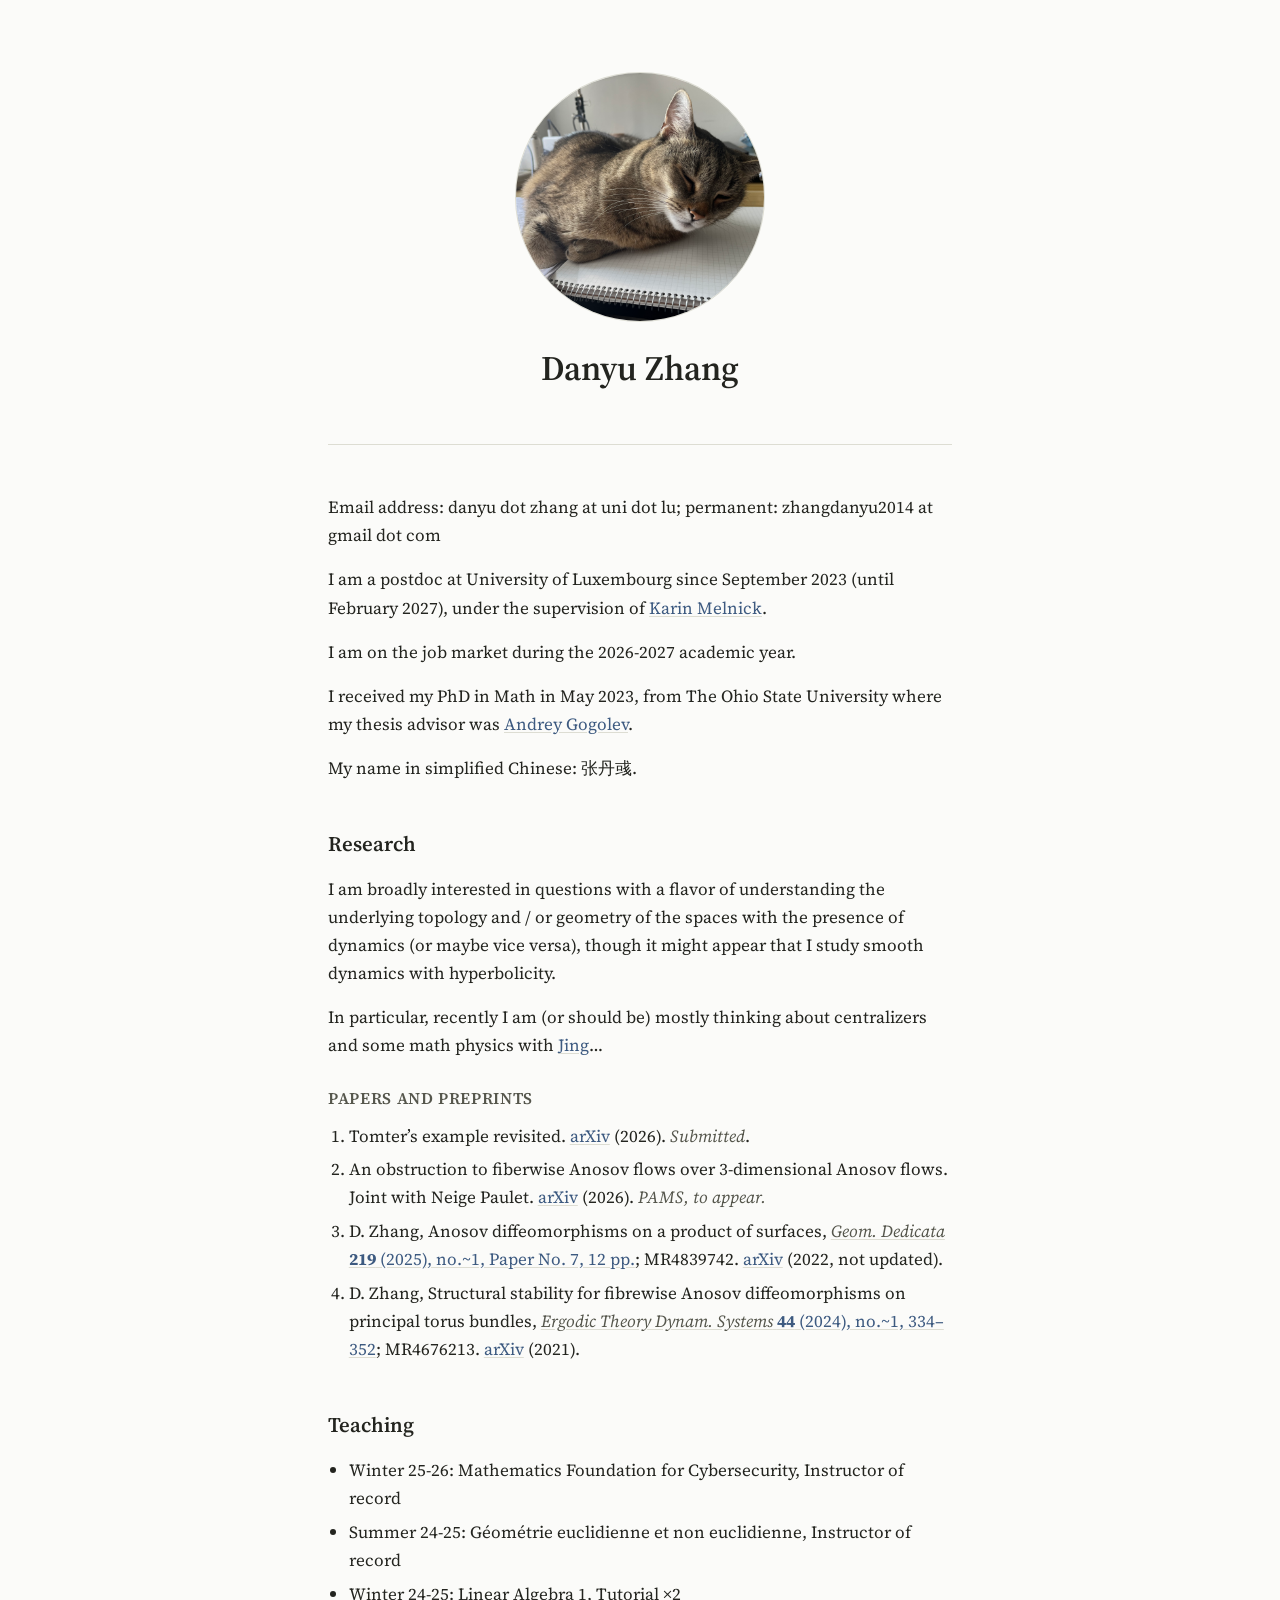
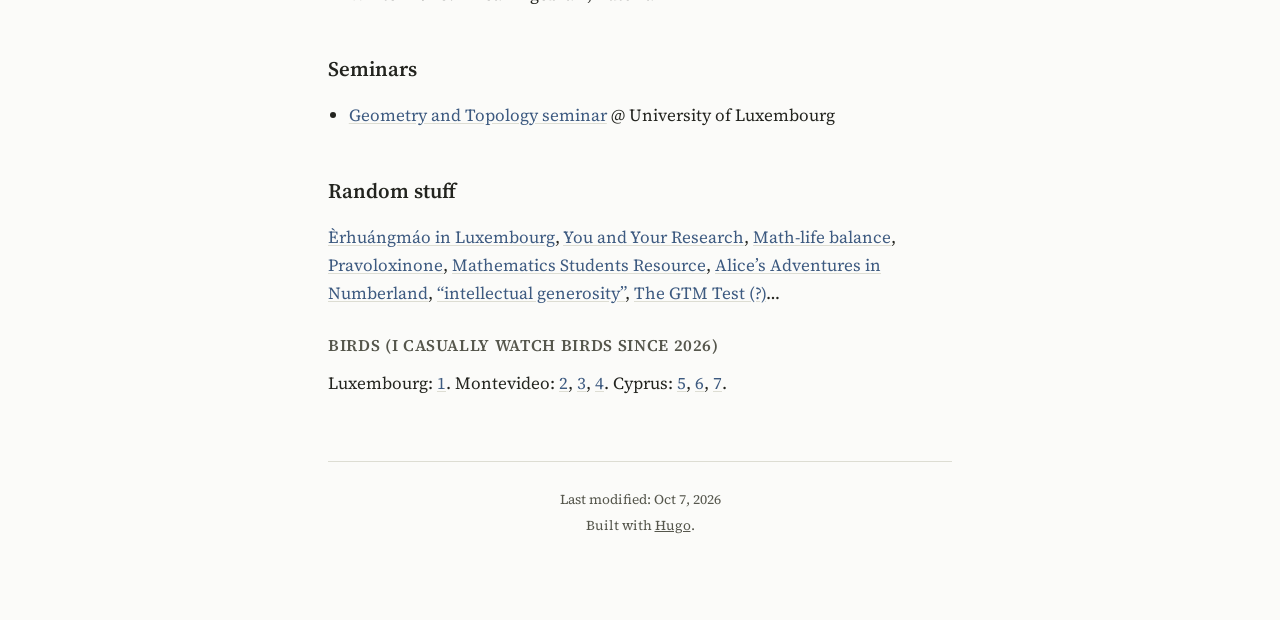
<file: index.html>
<!DOCTYPE html>
<html lang="en">
<head>
	<meta name="generator" content="Hugo 0.109.0">
  <meta charset="utf-8">
<meta name="viewport" content="width=device-width, initial-scale=1">
<title>Danyu Zhang</title>
<meta name="description" content="Personal academic homepage of Danyu Zhang">
<link rel="preconnect" href="https://fonts.googleapis.com">
<link rel="preconnect" href="https://fonts.gstatic.com" crossorigin>
<link href="https://fonts.googleapis.com/css2?family=Source+Serif+4:ital,opsz,wght@0,8..60,400;0,8..60,500;0,8..60,600;1,8..60,400&display=swap" rel="stylesheet">
<link rel="stylesheet" href="/css/style.css">

</head>
<body>
  
<div class="page">

<header class="hero">
    <div class="photo-frame">
      
      
        <img src="/profile.jpeg" alt="Photograph of Danyu Zhang" class="photo">
      
    </div>
    <h1 class="name">Danyu Zhang</h1>
  </header>

  <hr class="rule">

  <main class="content">
    <p>Email address: danyu dot zhang at uni dot lu; permanent: zhangdanyu2014 at gmail dot com</p>
<p>I am a postdoc at University of Luxembourg since September 2023 (until February 2027), under the supervision of <a href="https://math.uni.lu/~melnick/">Karin Melnick</a>.</p>
<p>I am on the job market during the 2026-2027 academic year.</p>
<p>I received my PhD in Math in May 2023, from The Ohio State University where my thesis advisor was <a href="https://people.math.osu.edu/gogolyev.1/">Andrey Gogolev</a>.</p>
<p>My name in simplified Chinese: 张丹彧.</p>
<h2 id="research">Research</h2>
<p>I am broadly interested in questions with a flavor of understanding the underlying topology and / or geometry of the spaces with the presence of dynamics (or maybe vice versa), though it might appear that I study smooth dynamics with hyperbolicity.</p>
<p>In particular, recently I am (or should be) mostly thinking about centralizers and some math physics with <a href="https://sites.google.com/view/mathjingzhou233">Jing</a>&hellip;</p>
<h3 id="papers-and-preprints">Papers and preprints</h3>
<ol>
<li>Tomter&rsquo;s example revisited. <a href="https://arxiv.org/abs/2608.11097">arXiv</a> (2026). <em>Submitted</em>.</li>
<li>An obstruction to fiberwise Anosov flows over 3-dimensional Anosov flows. Joint with Neige Paulet. <a href="https://arxiv.org/abs/2601.18487">arXiv</a> (2026). <em>PAMS, to appear.</em></li>
<li>D. Zhang, Anosov diffeomorphisms on a product of surfaces, <a href="https://doi.org/10.1007/s10711-024-00968-2"><em>Geom. Dedicata</em> <strong>219</strong> (2025), no.~1, Paper No. 7, 12 pp.</a>; MR4839742. <a href="https://arxiv.org/abs/2205.11296">arXiv</a> (2022, not updated).</li>
<li>D. Zhang, Structural stability for fibrewise Anosov diffeomorphisms on principal torus bundles, <a href="https://doi.org/10.1017/etds.2023.4"><em>Ergodic Theory Dynam. Systems</em> <strong>44</strong> (2024), no.~1, 334&ndash;352</a>; MR4676213. <a href="https://arxiv.org/abs/2105.07118">arXiv</a> (2021).</li>
</ol>
<h2 id="teaching">Teaching</h2>
<ul>
<li>Winter 25-26: Mathematics Foundation for Cybersecurity, Instructor of record</li>
<li>Summer 24-25: Géométrie euclidienne et non euclidienne, Instructor of record</li>
<li>Winter 24-25: Linear Algebra 1, Tutorial ×2</li>
</ul>
<h2 id="seminars">Seminars</h2>
<ul>
<li><a href="https://math.uni.lu/geometry/gt_seminar/">Geometry and Topology seminar</a> @ University of Luxembourg</li>
</ul>
<h2 id="random-stuff">Random stuff</h2>
<p><a href="erhuangmao.jpeg">Èrhuángmáo in Luxembourg</a>, <a href="https://www.cs.virginia.edu/~robins/YouAndYourResearch.html">You and Your Research</a>, <a href="https://www.youtube.com/channel/UCYRR0SgbYH59htIHkwTbqMw">Math-life balance</a>, <a href="pravoloxinone.jpeg">Pravoloxinone</a>, <a href="https://margalit.droppages.net/tsr/index.html">Mathematics Students Resource</a>, <a href="https://numberlandadventures.blogspot.com/">Alice&rsquo;s Adventures in Numberland</a>, <a href="https://link.springer.com/article/10.1007/s11229-020-02660-w">&ldquo;intellectual generosity&rdquo;</a>, <a href="https://math.jhu.edu/~savitt/GTM/hartshorne.html">The GTM Test (?)</a>…</p>
<h3 id="birds-i-casually-watch-birds-since-2026">Birds (I casually watch birds since 2026)</h3>
<p>Luxembourg: <a href="birds/great_crested_grebe.jpeg">1</a>. Montevideo: <a href="birds/chalk_browed_mockingbird.jpeg">2</a>, <a href="birds/american_kestrel.jpeg">3</a>, <a href="birds/southern_lapwing.jpeg">4</a>. Cyprus: <a href="birds/kentish_plover.jpeg">5</a>, <a href="birds/eleonoras_falcon.jpeg">6</a>, <a href="birds/western_cattle_egret.jpeg">7</a>.</p>

  </main>

  <footer class="footer">
    <p>Last modified: Oct 7, 2026</p>
    <p>Built with <a href="https://gohugo.io" target="_blank" rel="noopener">Hugo</a>.</p>
  </footer>

</div>

</body>
</html>
</file>
<file: css/style.css>
:root {
  --paper: #fbfbf9;
  --ink: #23241f;
  --ink-soft: #55564c;
  --rule: #ddddd3;
  --accent: #3d5a80;
  --accent-soft: #6e88a3;
  --serif: "Source Serif 4", Georgia, "Times New Roman", serif;
  --measure: 42rem;
}

* { box-sizing: border-box; }

html { -webkit-text-size-adjust: 100%; }

body {
  margin: 0;
  background: var(--paper);
  color: var(--ink);
  font-family: var(--serif);
  font-size: 1.0625rem;
  line-height: 1.65;
  -webkit-font-smoothing: antialiased;
}

.page {
  max-width: var(--measure);
  margin: 0 auto;
  padding: 4.5rem 1.5rem 5rem;
}

/* Header / hero */

.hero {
  display: flex;
  flex-direction: column;
  align-items: center;
  text-align: center;
  gap: 1.1rem;
}

.photo-frame {
  width: 250px;
  height: 250px;
  border-radius: 50%;
  border: 1px solid var(--rule);
  background: #f3f3ee;
  display: flex;
  align-items: center;
  justify-content: center;
  overflow: hidden;
  flex-shrink: 0;
}

.photo {
  width: 100%;
  height: 100%;
  object-fit: cover;
}

.photo-placeholder {
  display: flex;
  align-items: center;
  justify-content: center;
  width: 100%;
  height: 100%;
  font-size: 0.75rem;
  letter-spacing: 0.08em;
  text-transform: uppercase;
  color: #a8a89b;
}

.name {
  margin: 0;
  font-size: 2.15rem;
  font-weight: 600;
  letter-spacing: 0.005em;
}

.tagline {
  margin: 0;
  color: var(--ink-soft);
  font-size: 0.95rem;
  font-style: italic;
}

.rule {
  border: none;
  border-top: 1px solid var(--rule);
  margin: 3rem 0;
}

/* Content typography */

.content h2 {
  font-size: 1.3rem;
  font-weight: 600;
  margin: 2.6rem 0 0.9rem;
  padding-top: 0.2rem;
}

.content h2:first-child { margin-top: 0; }

.content h3 {
  font-size: 1.02rem;
  font-weight: 600;
  color: var(--ink-soft);
  margin: 1.6rem 0 0.6rem;
  text-transform: uppercase;
  letter-spacing: 0.04em;
}

.content p { margin: 0 0 1rem; }

.content ul, .content ol {
  margin: 0 0 1rem;
  padding-left: 1.3rem;
}

.content li { margin-bottom: 0.35rem; }

.content a {
  color: var(--accent);
  text-decoration: underline;
  text-decoration-color: var(--rule);
  text-underline-offset: 2px;
  transition: text-decoration-color 0.15s ease;
}

.content a:hover,
.content a:focus-visible {
  text-decoration-color: var(--accent-soft);
}

.content em { color: var(--ink-soft); }

/* Footer */

.footer {
  margin-top: 4rem;
  padding-top: 1.5rem;
  border-top: 1px solid var(--rule);
  color: var(--ink-soft);
  font-size: 0.85rem;
  text-align: center;
}

.footer p { margin: 0.2rem 0; }

.footer a { color: var(--ink-soft); }

/* Focus visibility */

a:focus-visible {
  outline: 2px solid var(--accent-soft);
  outline-offset: 2px;
}

/* Small screens */

@media (max-width: 30rem) {
  .page { padding: 3rem 1.15rem 3.5rem; }
  .name { font-size: 1.7rem; }
  .photo-frame { width: 108px; height: 108px; }
}
</file>
